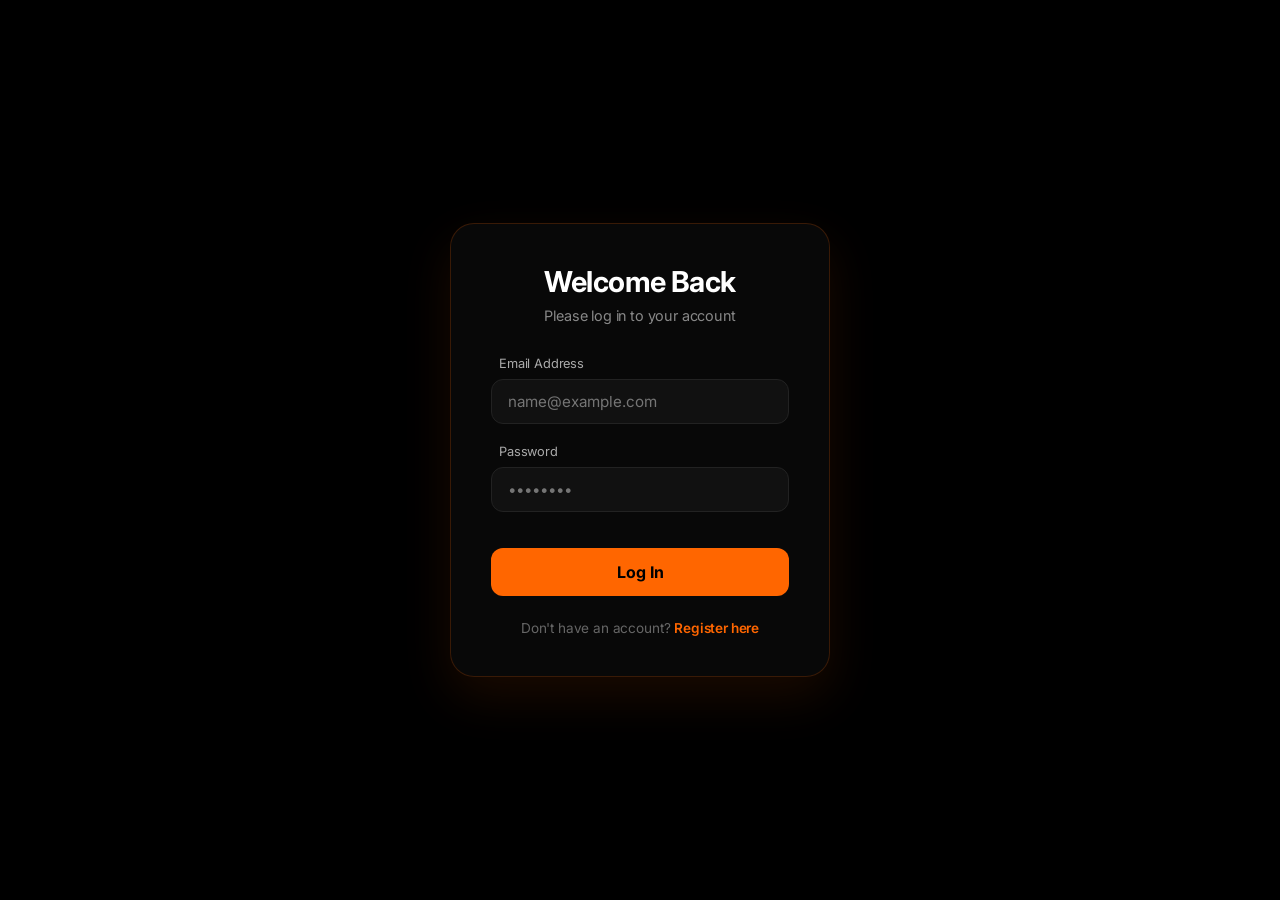
<file: templates/login.html>
<!DOCTYPE html>
<html lang="en">
<head>
    <meta charset="UTF-8">
    <meta name="viewport" content="width=device-width, initial-scale=1.0">
    <title>Login - Medical AI</title>
    <link rel="stylesheet" href="/static/css/global.css">
    <link rel="stylesheet" href="/static/css/auth.css">
    <link rel="preconnect" href="https://fonts.googleapis.com">
    <link href="https://fonts.googleapis.com/css2?family=Inter:wght@400;500;600;700&display=swap" rel="stylesheet">
</head>
<body style="display:flex; align-items:center; justify-content:center; background:#000;">
    <div id="login-card" class="auth-card">
        <h2>Welcome Back</h2>
        <p>Please log in to your account</p>
        <form id="login-form">
            <div class="form-group">
                <label>Email Address</label>
                <input type="email" id="login-email" class="auth-input" placeholder="name@example.com" required>
            </div>
            <div class="form-group">
                <label>Password</label>
                <input type="password" id="login-password" class="auth-input" placeholder="••••••••" required>
            </div>
            <button type="submit" class="auth-btn">Log In</button>
        </form>
        <div class="auth-footer">
            Don't have an account? <a href="/register">Register here</a>
        </div>
    </div>

    <script type="module">
        import API from '/static/js/api.js';
        
        if (localStorage.getItem('access_token')) {
            window.location.href = '/';
        }

        const loginForm = document.getElementById('login-form');
        loginForm.addEventListener('submit', async (e) => {
            e.preventDefault();
            const email = document.getElementById('login-email').value;
            const password = document.getElementById('login-password').value;

            try {
                const data = await API.login(email, password);
                localStorage.setItem('access_token', data.access_token);
                localStorage.setItem('user', JSON.stringify(data.user));
                window.location.href = '/';
            } catch (err) {
                alert(err.message);
            }
        });
    </script>
</body>
</html>
</file>
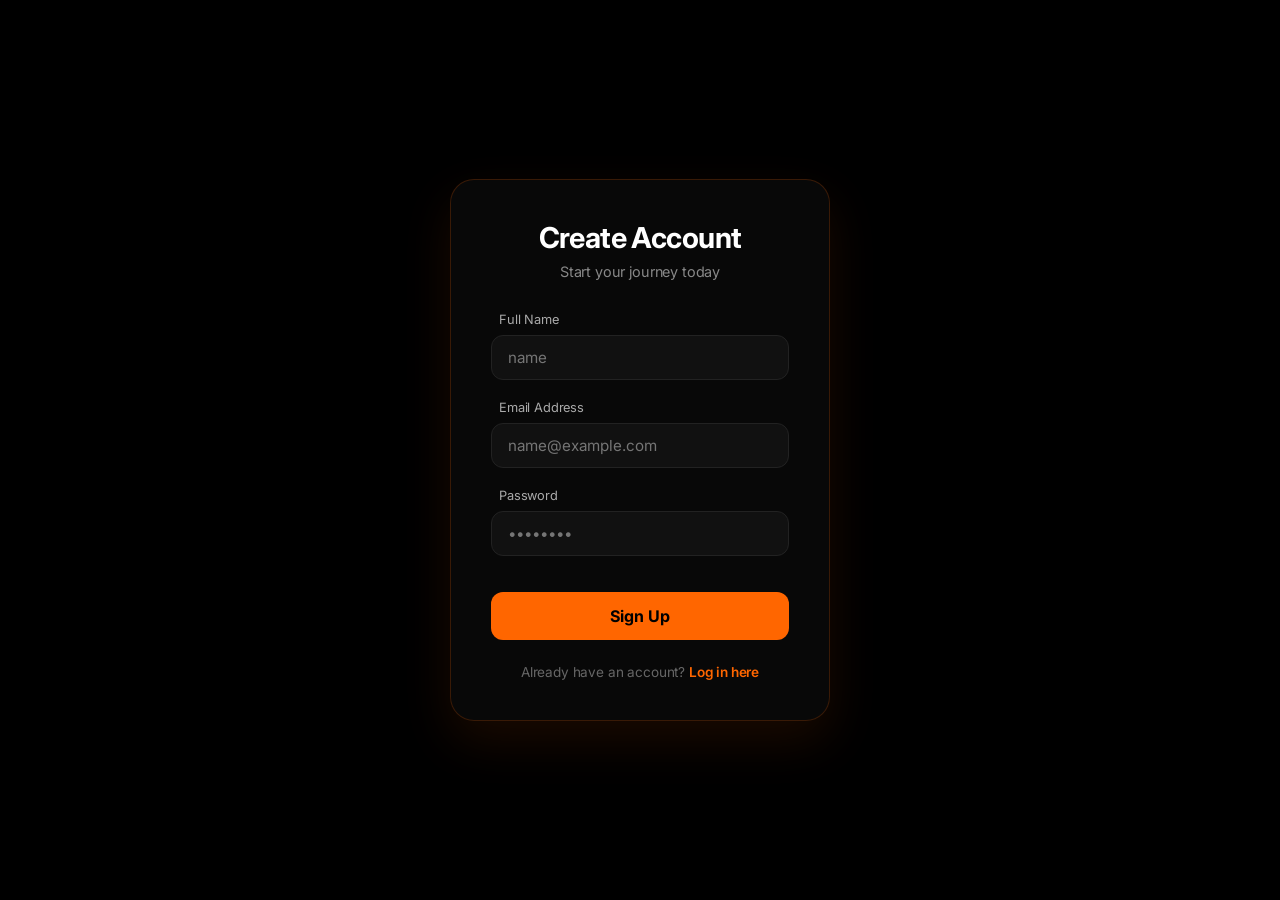
<file: templates/register.html>
<!DOCTYPE html>
<html lang="en">
<head>
    <meta charset="UTF-8">
    <meta name="viewport" content="width=device-width, initial-scale=1.0">
    <title>Register - Medical AI</title>
    <link rel="stylesheet" href="/static/css/global.css">
    <link rel="stylesheet" href="/static/css/auth.css">
    <link rel="preconnect" href="https://fonts.googleapis.com">
    <link href="https://fonts.googleapis.com/css2?family=Inter:wght@400;500;600;700&display=swap" rel="stylesheet">
</head>
<body style="display:flex; align-items:center; justify-content:center; background:#000;">
    <div id="register-card" class="auth-card">
        <h2>Create Account</h2>
        <p>Start your journey today</p>
        <form id="register-form">
            <div class="form-group">
                <label>Full Name</label>
                <input type="text" id="reg-name" class="auth-input" placeholder="name" required>
            </div>
            <div class="form-group">
                <label>Email Address</label>
                <input type="email" id="reg-email" class="auth-input" placeholder="name@example.com" required>
            </div>
            <div class="form-group">
                <label>Password</label>
                <input type="password" id="reg-password" class="auth-input" placeholder="••••••••" required>
            </div>
            <button type="submit" class="auth-btn">Sign Up</button>
        </form>
        <div class="auth-footer">
            Already have an account? <a href="/login">Log in here</a>
        </div>
    </div>

    <script type="module">
        import API from '/static/js/api.js';
        
        const registerForm = document.getElementById('register-form');
        registerForm.addEventListener('submit', async (e) => {
            e.preventDefault();
            const name = document.getElementById('reg-name').value;
            const email = document.getElementById('reg-email').value;
            const password = document.getElementById('reg-password').value;

            try {
                const data = await API.register(name, email, password);
                localStorage.setItem('access_token', data.access_token);
                localStorage.setItem('user', JSON.stringify(data.user));
                window.location.href = '/';
            } catch (err) {
                alert(err.message);
            }
        });
    </script>
</body>
</html>
</file>
<file: static/css/global.css>
:root {
    --bg-base: #020202; /* Deep Obsidian */
    --sidebar-bg: rgba(5, 5, 5, 0.6);
    --card-bg: rgba(255, 255, 255, 0.02);
    --glass-blur: blur(40px);
    --accent-glow: 0 0 20px rgba(255, 255, 255, 0.05);
    --text-main: #ffffff;
    --text-muted: #888899; /* Interstellar Gray */
    --border-glass: rgba(255, 255, 255, 0.06);
    --border-active: rgba(255, 255, 255, 0.15);
    --sidebar-width: 320px;
}

* {
    margin: 0;
    padding: 0;
    box-sizing: border-box;
    font-family: 'Inter', system-ui, -apple-system, sans-serif;
}

body {
    background-color: var(--bg-base);
    color: var(--text-main);
    display: flex;
    height: 100vh;
    overflow: hidden;
    position: relative;
    /* Ultra-subtle deep texture */
    background-image: 
        radial-gradient(circle at 50% -20%, rgba(255,255,255,0.03), transparent 50%),
        linear-gradient(var(--border-glass) 1px, transparent 1px),
        linear-gradient(90deg, var(--border-glass) 1px, transparent 1px);
    background-size: 100% 100%, 60px 60px, 60px 60px;
    letter-spacing: -0.01em;
}

/* Sidebar Styling - Celestial Float */
.sidebar {
    width: var(--sidebar-width);
    background: var(--sidebar-bg);
    backdrop-filter: var(--glass-blur);
    border-right: 1px solid var(--border-glass);
    display: flex;
    flex-direction: column;
    padding: 2.5rem 1.75rem;
    position: relative;
    z-index: 10;
    overflow-y: auto;
    scrollbar-gutter: stable;
    transition: width 0.3s cubic-bezier(0.4, 0, 0.2, 1);
}

.logo-area {
    display: flex;
    align-items: center;
    gap: 1.25rem;
    margin-bottom: 3.5rem;
}

.logo-icon {
    width: 44px;
    height: 44px;
    background: #111;
    border: 1px solid var(--border-glass);
    border-radius: 14px;
    display: flex;
    align-items: center;
    justify-content: center;
    font-weight: 900;
    font-size: 1.4rem;
    color: white;
    box-shadow: 0 10px 30px rgba(0,0,0,0.5);
    position: relative;
    overflow: hidden;
}

.logo-icon::after {
    content: '';
    position: absolute;
    top: -50%; left: -50%; width: 200%; height: 200%;
    background: radial-gradient(circle, rgba(255,255,255,0.1) 0%, transparent 70%);
}

.logo-text {
    font-weight: 800;
    font-size: 1.4rem;
    color: var(--text-main);
    letter-spacing: -0.02em;
}

/* Main Content Area */
.main-content {
    flex: 1;
    display: flex;
    flex-direction: column;
    position: relative;
    background: radial-gradient(ellipse at top center, rgba(255,255,255,0.01) 0%, transparent 80%);
}

/* Scrollbar Styling - Minimalist Celestial */
::-webkit-scrollbar {
    width: 4px;
}
::-webkit-scrollbar-track {
    background: transparent;
}
::-webkit-scrollbar-thumb {
    background: rgba(255, 255, 255, 0.05);
    border-radius: 10px;
    transition: background 0.3s;
}
::-webkit-scrollbar-thumb:hover {
    background: rgba(255, 255, 255, 0.15);
}
</file>
<file: static/css/auth.css>
/* 
    Auth System Styling: Black (Obsidian) & Orange (Vibrant)
*/

.auth-overlay {
    position: fixed;
    top: 0; left: 0; width: 100%; height: 100%;
    background: #000; /* Pure Black Background */
    z-index: 1000;
    display: flex;
    align-items: center;
    justify-content: center;
    transition: opacity 0.5s ease-in-out;
}

.auth-card {
    width: 380px;
    padding: 2.5rem;
    background: rgba(10, 10, 10, 0.8);
    backdrop-filter: blur(20px);
    border: 1px solid rgba(255, 102, 0, 0.2); /* Subtle Orange Border */
    border-radius: 24px;
    box-shadow: 0 20px 50px rgba(255, 102, 0, 0.1);
    text-align: center;
    animation: fadeIn 0.6s cubic-bezier(0.23, 1, 0.32, 1);
}

@keyframes fadeIn {
    from { opacity: 0; transform: translateY(20px); }
    to { opacity: 1; transform: translateY(0); }
}

.auth-card h2 {
    color: #fff;
    font-size: 1.8rem;
    font-weight: 700;
    margin-bottom: 0.5rem;
    letter-spacing: -0.02em;
}

.auth-card p {
    color: #888;
    font-size: 0.9rem;
    margin-bottom: 2rem;
}

.form-group {
    margin-bottom: 1.25rem;
    text-align: left;
}

.form-group label {
    display: block;
    color: #aaa;
    font-size: 0.8rem;
    margin-bottom: 0.5rem;
    margin-left: 0.5rem;
}

.auth-input {
    width: 100%;
    padding: 12px 16px;
    background: #111;
    border: 1px solid #222;
    border-radius: 12px;
    color: #fff;
    font-size: 0.95rem;
    transition: all 0.3s;
}

.auth-input:focus {
    outline: none;
    border-color: #ff6600; /* Vibrant Orange */
    box-shadow: 0 0 10px rgba(255, 102, 0, 0.2);
}

.auth-btn {
    width: 100%;
    padding: 14px;
    background: #ff6600; /* Vibrant Orange */
    border: none;
    border-radius: 12px;
    color: #000;
    font-weight: 700;
    font-size: 1rem;
    cursor: pointer;
    transition: all 0.3s;
    margin-top: 1rem;
}

.auth-btn:hover {
    background: #ff8533;
    transform: translateY(-2px);
    box-shadow: 0 10px 20px rgba(255, 102, 0, 0.3);
}

.auth-footer {
    margin-top: 1.5rem;
    color: #666;
    font-size: 0.85rem;
}

.auth-footer a {
    color: #ff6600;
    text-decoration: none;
    font-weight: 600;
}

.auth-footer a:hover {
    text-decoration: underline;
}

.hidden {
    display: none !important;
}
</file>
